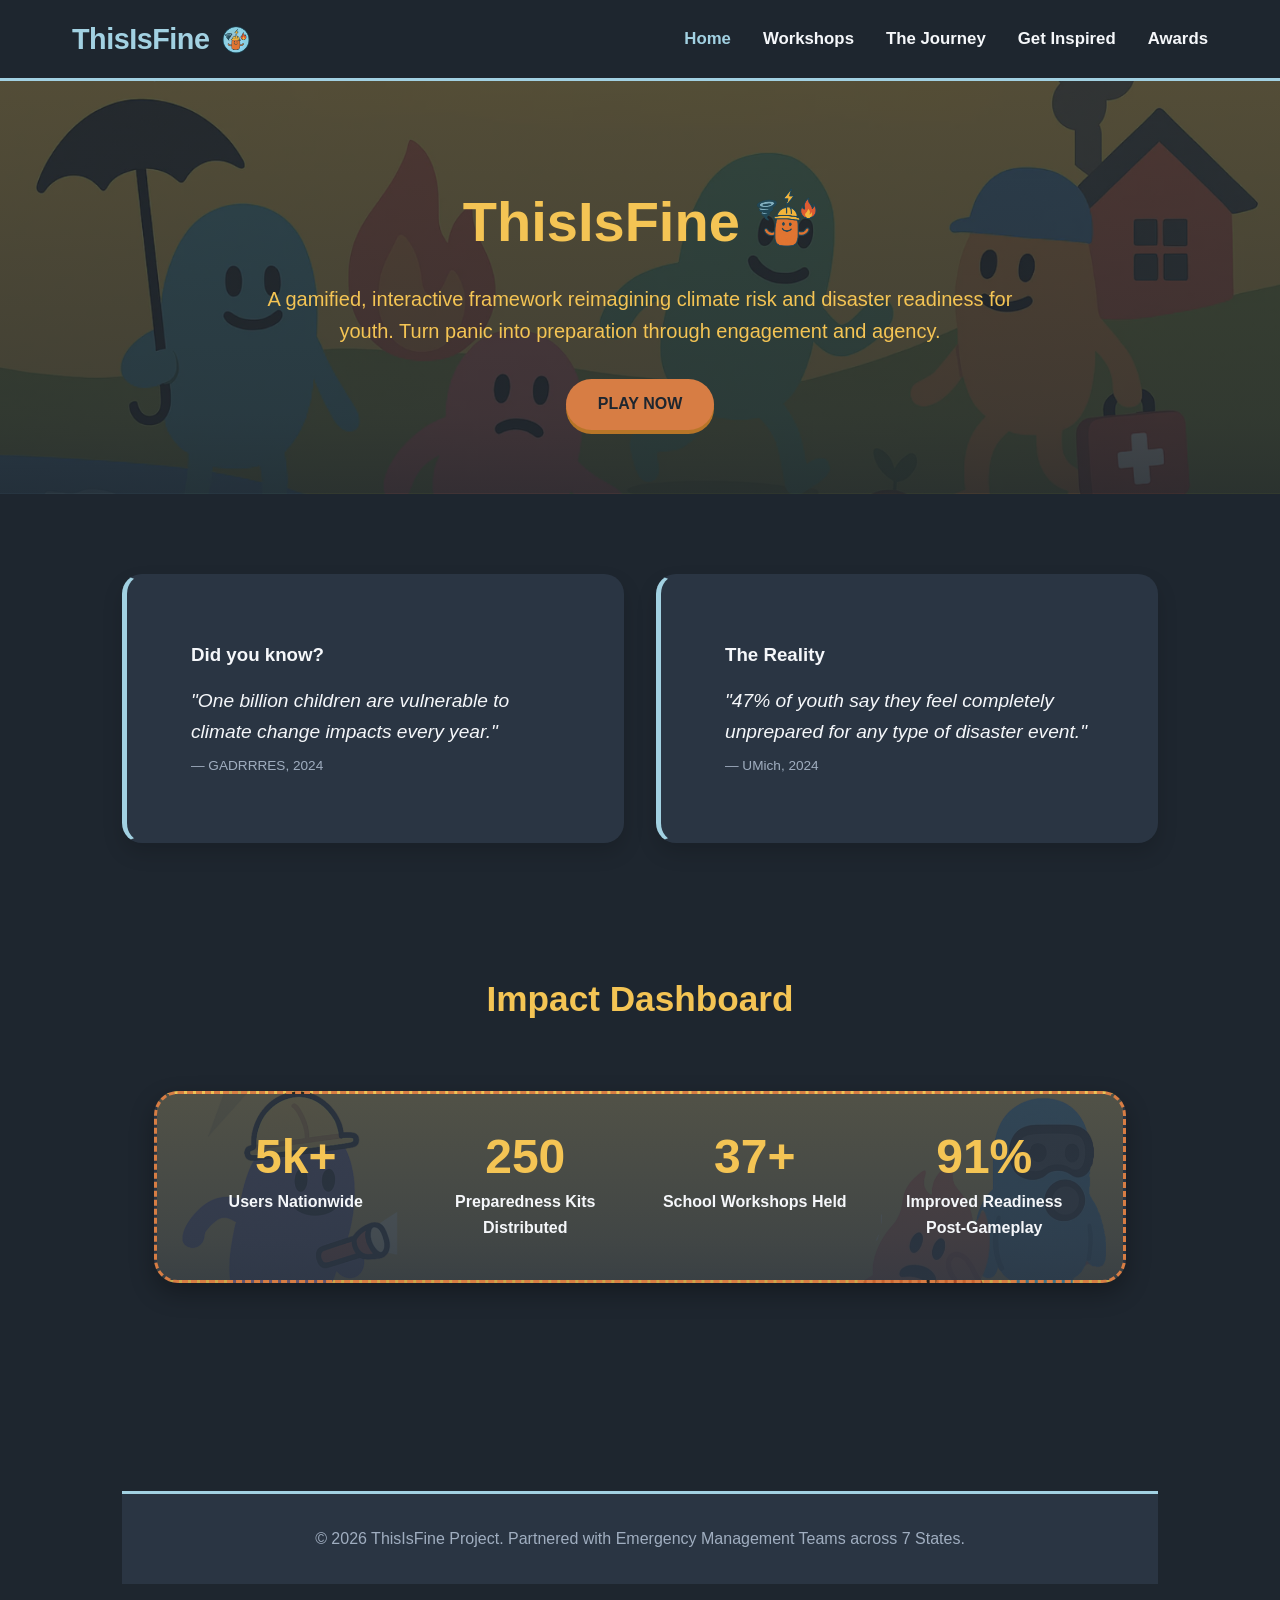
<file: index.html>
<!DOCTYPE html>
<html lang="en">
<head>
    <meta charset="UTF-8">
    <meta name="viewport" content="width=device-width, initial-scale=1.0">
    <title>ThisIsFine | Disaster Preparedness Game</title>
    <link rel="icon" type="image/png" href="thisisfinelogononame.png">
    <link rel="stylesheet" href="style.css">
</head>
<body>

    <header>
        <nav class="nav-container">
            <a href="index.html" class="logo">ThisIsFine <img src="thisisfinelogononame.png" alt="Logo" class="nav-logo"></a>
            <ul class="nav-links">
                <li><a href="index.html" class="active">Home</a></li>
                <li><a href="workshops.html">Workshops</a></li>
                <li><a href="journey.html">The Journey</a></li>
                <li><a href="inspired.html">Get Inspired</a></li>
                <li><a href="awards.html">Awards</a></li>
            </ul>
        </nav>
    </header>

    <main class="hero">
        <h1>ThisIsFine <img src="thisisfinelogonocircle.png" alt="Logo" class="hero-logo"></h1>
        <p>A gamified, interactive framework reimagining climate risk and disaster readiness for youth. Turn panic into preparation through engagement and agency.</p>
        <a href="https://this-is-fine-a64rxa.flutterflow.app/" target="_blank" class="btn">PLAY NOW</a>
    </main>

    <div class="container">
        <section>
            <div class="grid">
                <div class="card" style="border-left: 5px solid var(--accent-blue);">
                    <a href="https://www.unesco.org/en/articles/empowering-next-generation-resilient-future" target="_blank" class="card-link">
                        <h3>Did you know?</h3>
                        <p style="font-size: 1.2rem; margin-top: 1rem; font-style: italic;">"One billion children are vulnerable to climate change impacts every year."</p>
                        <span style="color: var(--text-muted); font-size: 0.85rem; display:block; margin-top: 0.5rem;">— GADRRRES, 2024</span>
                    </a>
                </div>
                
                <div class="card" style="border-left: 5px solid var(--accent-blue);">
                    <a href="https://phys.org/news/2024-05-young-people-voice-disaster-readiness.html" target="_blank" class="card-link">
                        <h3>The Reality</h3>
                        <p style="font-size: 1.2rem; margin-top: 1rem; font-style: italic;">"47% of youth say they feel completely unprepared for any type of disaster event."</p>
                        <span style="color: var(--text-muted); font-size: 0.85rem; display:block; margin-top: 0.5rem;">— UMich, 2024</span>
                    </a>
                </div>
            </div>
        </section>

        <section>
    <div class="dashboard-hero-container">
        <div class="container" style="padding: 4rem 2rem;">
            <h2 class="dashboard-title" style="text-align: center; width: 100%;">Impact Dashboard</h2>
            <div class="stats-banner">
                <div class="stat-item">
                    <span class="stat-num">5k+</span>
                    <span class="stat-label">Users Nationwide</span>
                </div>
                <div class="stat-item">
                    <span class="stat-num">250</span>
                    <span class="stat-label">Preparedness Kits Distributed</span>
                </div>
                <div class="stat-item">
                    <span class="stat-num">37+</span>
                    <span class="stat-label">School Workshops Held</span>
                </div>
                <div class="stat-item">
                    <span class="stat-num">91%</span>
                    <span class="stat-label">Improved Readiness Post-Gameplay</span>
                </div>
            </div>
        </div>
    </div>

    <footer>
        <p>&copy; 2026 ThisIsFine Project. Partnered with Emergency Management Teams across 7 States.</p>
    </footer>

</body>
</html>
</file>
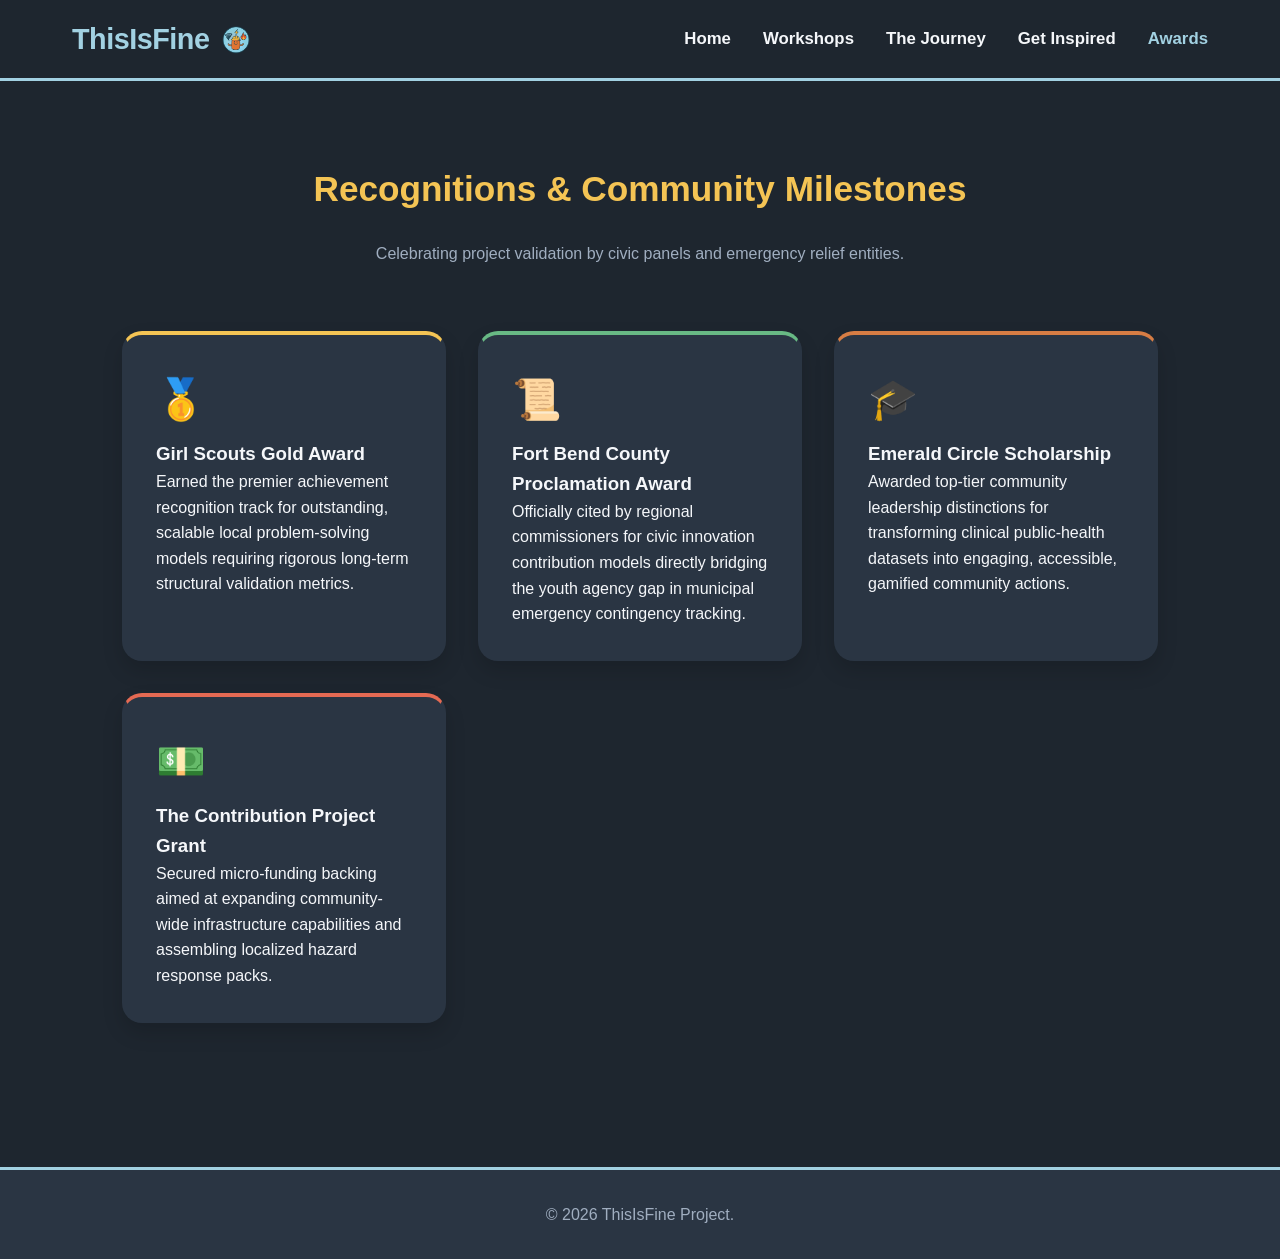
<file: awards.html>
<!DOCTYPE html>
<html lang="en">
<head>
    <meta charset="UTF-8">
    <meta name="viewport" content="width=device-width, initial-scale=1.0">
    <title>Awards & Impact | ThisIsFine</title>
    <link rel="icon" type="image/png" href="thisisfinelogononame.png">
    <link rel="stylesheet" href="style.css">
</head>
<body>

    <header>
        <nav class="nav-container">
            <a href="index.html" class="logo">ThisIsFine <img src="thisisfinelogononame.png" alt="Logo" class="nav-logo"></a>
            <ul class="nav-links">
                <li><a href="index.html">Home</a></li>
                <li><a href="workshops.html">Workshops</a></li>
                <li><a href="journey.html">The Journey</a></li>
                <li><a href="inspired.html">Get Inspired</a></li>
                <li><a href="awards.html" class="active">Awards</a></li>
            </ul>
        </nav>
    </header>

    <div class="container">
        <section style="text-align: center; margin-top: 2rem;">
            <h2>Recognitions & Community Milestones</h2>
            <p style="color: var(--text-muted);">Celebrating project validation by civic panels and emergency relief entities.</p>
        </section>

        <div class="grid">
            <div class="card" style="border-top: 4px solid var(--accent-yellow);">
                <div style="font-size: 2.5rem; margin-bottom: 0.5rem;">🥇</div>
                <h3>Girl Scouts Gold Award</h3>
                <p>Earned the premier achievement recognition track for outstanding, scalable local problem-solving models requiring rigorous long-term structural validation metrics.</p>
            </div>

            <div class="card" style="border-top: 4px solid var(--accent-green);">
                <div style="font-size: 2.5rem; margin-bottom: 0.5rem;">📜</div>
                <h3>Fort Bend County Proclamation Award</h3>
                <p>Officially cited by regional commissioners for civic innovation contribution models directly bridging the youth agency gap in municipal emergency contingency tracking.</p>
            </div>

            <div class="card" style="border-top: 4px solid var(--accent-amber);">
                <div style="font-size: 2.5rem; margin-bottom: 0.5rem;">🎓</div>
                <h3>Emerald Circle Scholarship</h3>
                <p>Awarded top-tier community leadership distinctions for transforming clinical public-health datasets into engaging, accessible, gamified community actions.</p>
            </div>

            <div class="card" style="border-top: 4px solid var(--accent-red);">
                <div style="font-size: 2.5rem; margin-bottom: 0.5rem;">💵</div>
                <h3>The Contribution Project Grant</h3>
                <p>Secured micro-funding backing aimed at expanding community-wide infrastructure capabilities and assembling localized hazard response packs.</p>
            </div>
        </div>
    </div>

    <footer>
        <p>&copy; 2026 ThisIsFine Project.</p>
    </footer>

</body>
</html>
</file>
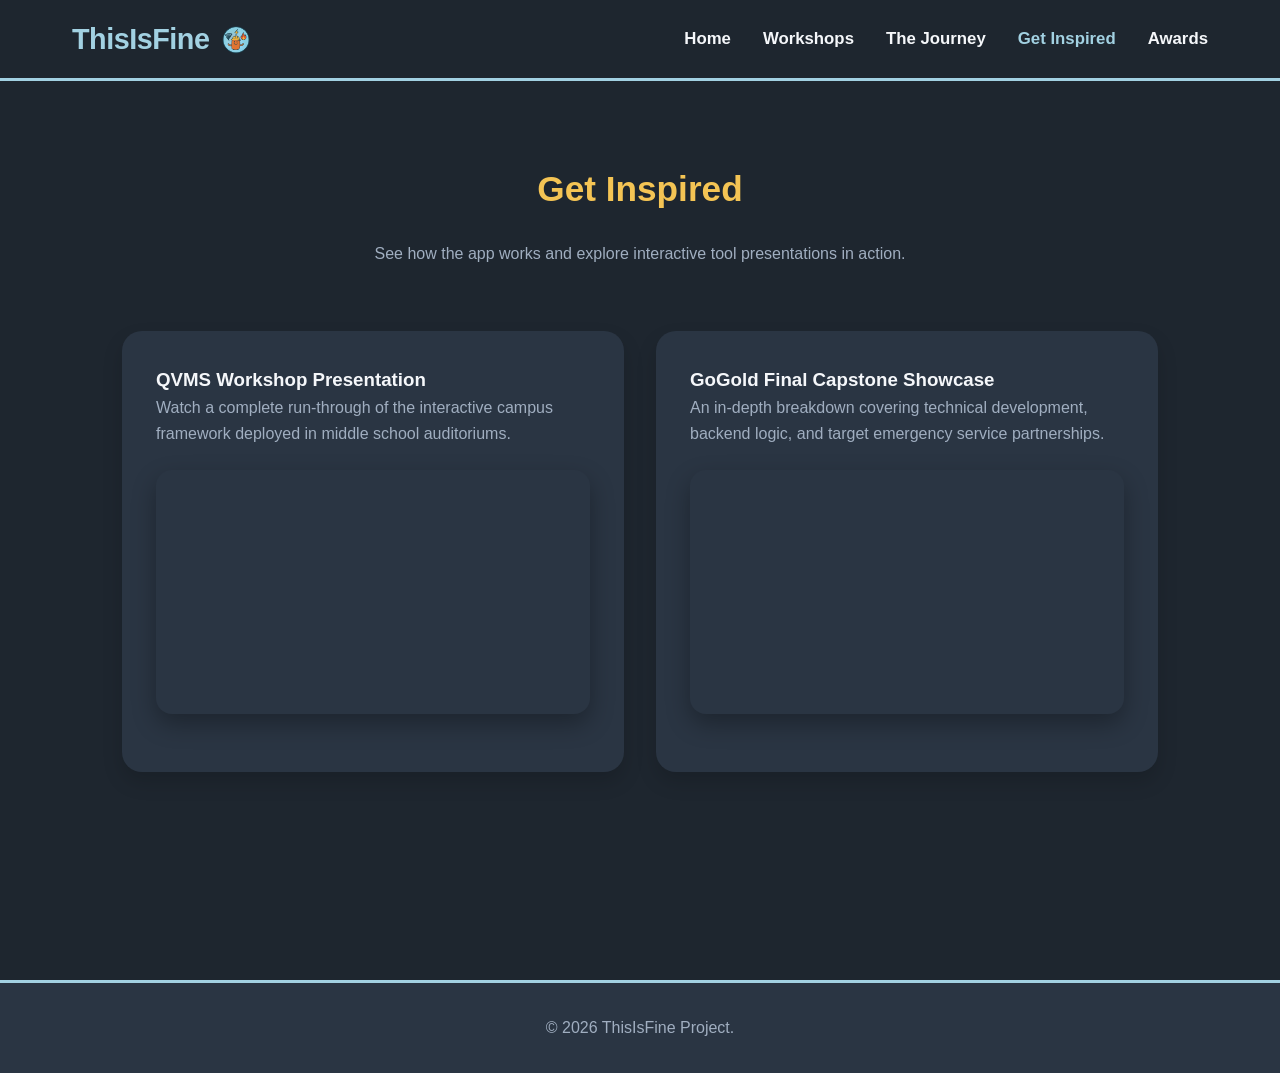
<file: inspired.html>
<!DOCTYPE html>
<html lang="en">
<head>
    <meta charset="UTF-8">
    <meta name="viewport" content="width=device-width, initial-scale=1.0">
    <title>Get Inspired | ThisIsFine</title>
    <link rel="icon" type="image/png" href="thisisfinelogononame.png">
    <link rel="stylesheet" href="style.css">
</head>
<body>

    <header>
        <nav class="nav-container">
            <a href="index.html" class="logo">ThisIsFine <img src="thisisfinelogononame.png" alt="Logo" class="nav-logo"></a>
            <ul class="nav-links">
                <li><a href="index.html">Home</a></li>
                <li><a href="workshops.html">Workshops</a></li>
                <li><a href="journey.html">The Journey</a></li>
                <li><a href="inspired.html" class="active">Get Inspired</a></li>
                <li><a href="awards.html">Awards</a></li>
            </ul>
        </nav>
    </header>

    <div class="container">
        <section style="text-align: center; margin-top: 2rem;">
            <h2>Get Inspired</h2>
            <p style="color: var(--text-muted);">See how the app works and explore interactive tool presentations in action.</p>
        </section>

        <section class="grid">
            <div class="card">
                <h3>QVMS Workshop Presentation</h3>
                <p style="margin-bottom: 1.5rem; color: var(--text-muted);">Watch a complete run-through of the interactive campus framework deployed in middle school auditoriums.</p>
                <div class="video-container">
                    <iframe src="https://youtu.be/P3FUWI9lVaA" allowfullscreen></iframe>
                </div>
            </div>

            <div class="card">
                <h3>GoGold Final Capstone Showcase</h3>
                <p style="margin-bottom: 1.5rem; color: var(--text-muted);">An in-depth breakdown covering technical development, backend logic, and target emergency service partnerships.</p>
                <div class="video-container">
                    <iframe src="hhttps://youtu.be/xGTUFayG4I0" allowfullscreen></iframe>
                </div>
            </div>
        </section>
    </div>

    <footer>
        <p>&copy; 2026 ThisIsFine Project.</p>
    </footer>

</body>
</html>
</file>
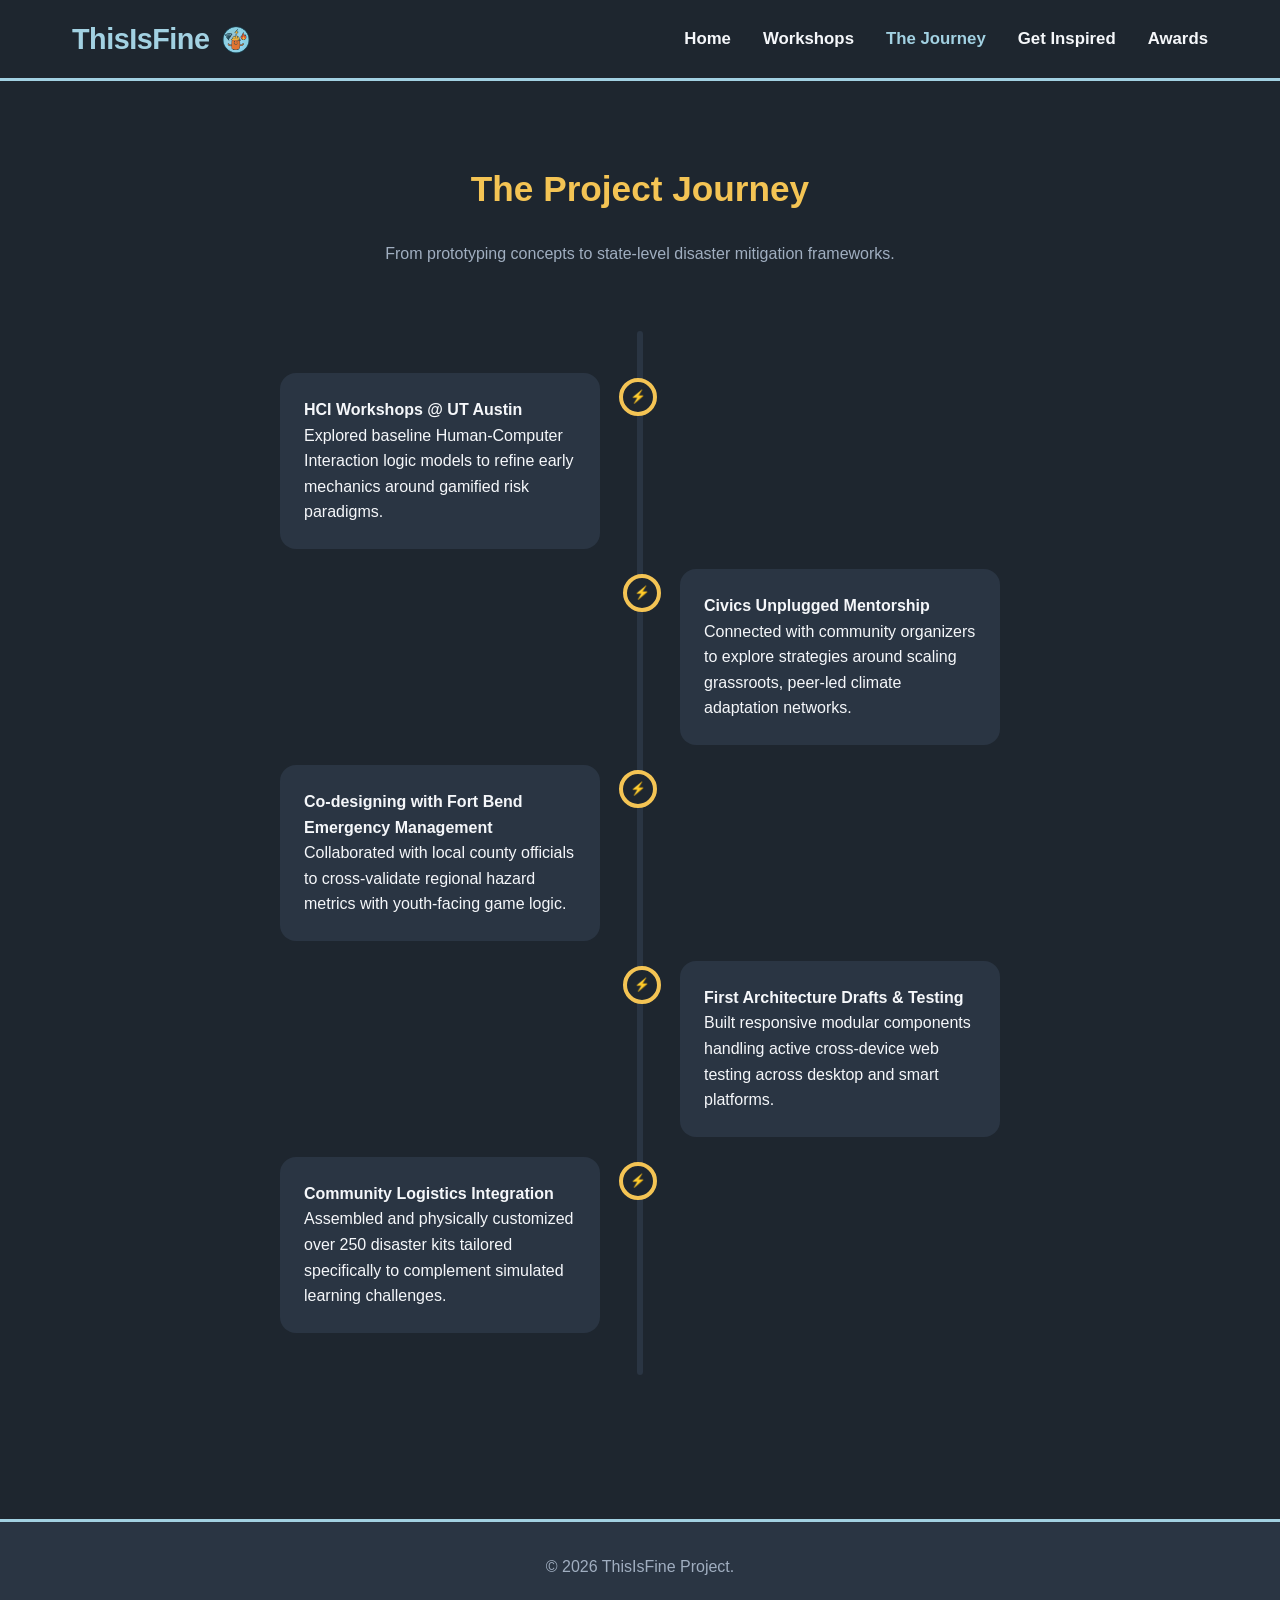
<file: journey.html>
<!DOCTYPE html>
<html lang="en">
<head>
    <meta charset="UTF-8">
    <meta name="viewport" content="width=device-width, initial-scale=1.0">
    <title>Our Journey | ThisIsFine</title>
    <link rel="icon" type="image/png" href="thisisfinelogononame.png">
    <link rel="stylesheet" href="style.css">
</head>
<body>

    <header>
        <nav class="nav-container">
            <a href="index.html" class="logo">ThisIsFine <img src="thisisfinelogononame.png" alt="Logo" class="nav-logo"></a>
            <ul class="nav-links">
                <li><a href="index.html">Home</a></li>
                <li><a href="workshops.html">Workshops</a></li>
                <li><a href="journey.html" class="active">The Journey</a></li>
                <li><a href="inspired.html">Get Inspired</a></li>
                <li><a href="awards.html">Awards</a></li>
            </ul>
        </nav>
    </header>

    <div class="container">
        <section style="text-align: center; margin-top: 2rem;">
            <h2>The Project Journey</h2>
            <p style="color: var(--text-muted);">From prototyping concepts to state-level disaster mitigation frameworks.</p>
        </section>

        <div class="timeline">
            <div class="timeline-item left">
                <div class="timeline-content">
                    <h4>HCI Workshops @ UT Austin</h4>
                    <p>Explored baseline Human-Computer Interaction logic models to refine early mechanics around gamified risk paradigms.</p>
                </div>
            </div>
            <div class="timeline-item right">
                <div class="timeline-content">
                    <h4>Civics Unplugged Mentorship</h4>
                    <p>Connected with community organizers to explore strategies around scaling grassroots, peer-led climate adaptation networks.</p>
                </div>
            </div>
            <div class="timeline-item left">
                <div class="timeline-content">
                    <h4>Co-designing with Fort Bend Emergency Management</h4>
                    <p>Collaborated with local county officials to cross-validate regional hazard metrics with youth-facing game logic.</p>
                </div>
            </div>
            <div class="timeline-item right">
                <div class="timeline-content">
                    <h4>First Architecture Drafts & Testing</h4>
                    <p>Built responsive modular components handling active cross-device web testing across desktop and smart platforms.</p>
                </div>
            </div>
            <div class="timeline-item left">
                <div class="timeline-content">
                    <h4>Community Logistics Integration</h4>
                    <p>Assembled and physically customized over 250 disaster kits tailored specifically to complement simulated learning challenges.</p>
                </div>
            </div>
        </div>
    </div>

    <footer>
        <p>&copy; 2026 ThisIsFine Project.</p>
    </footer>

</body>
</html>
</file>
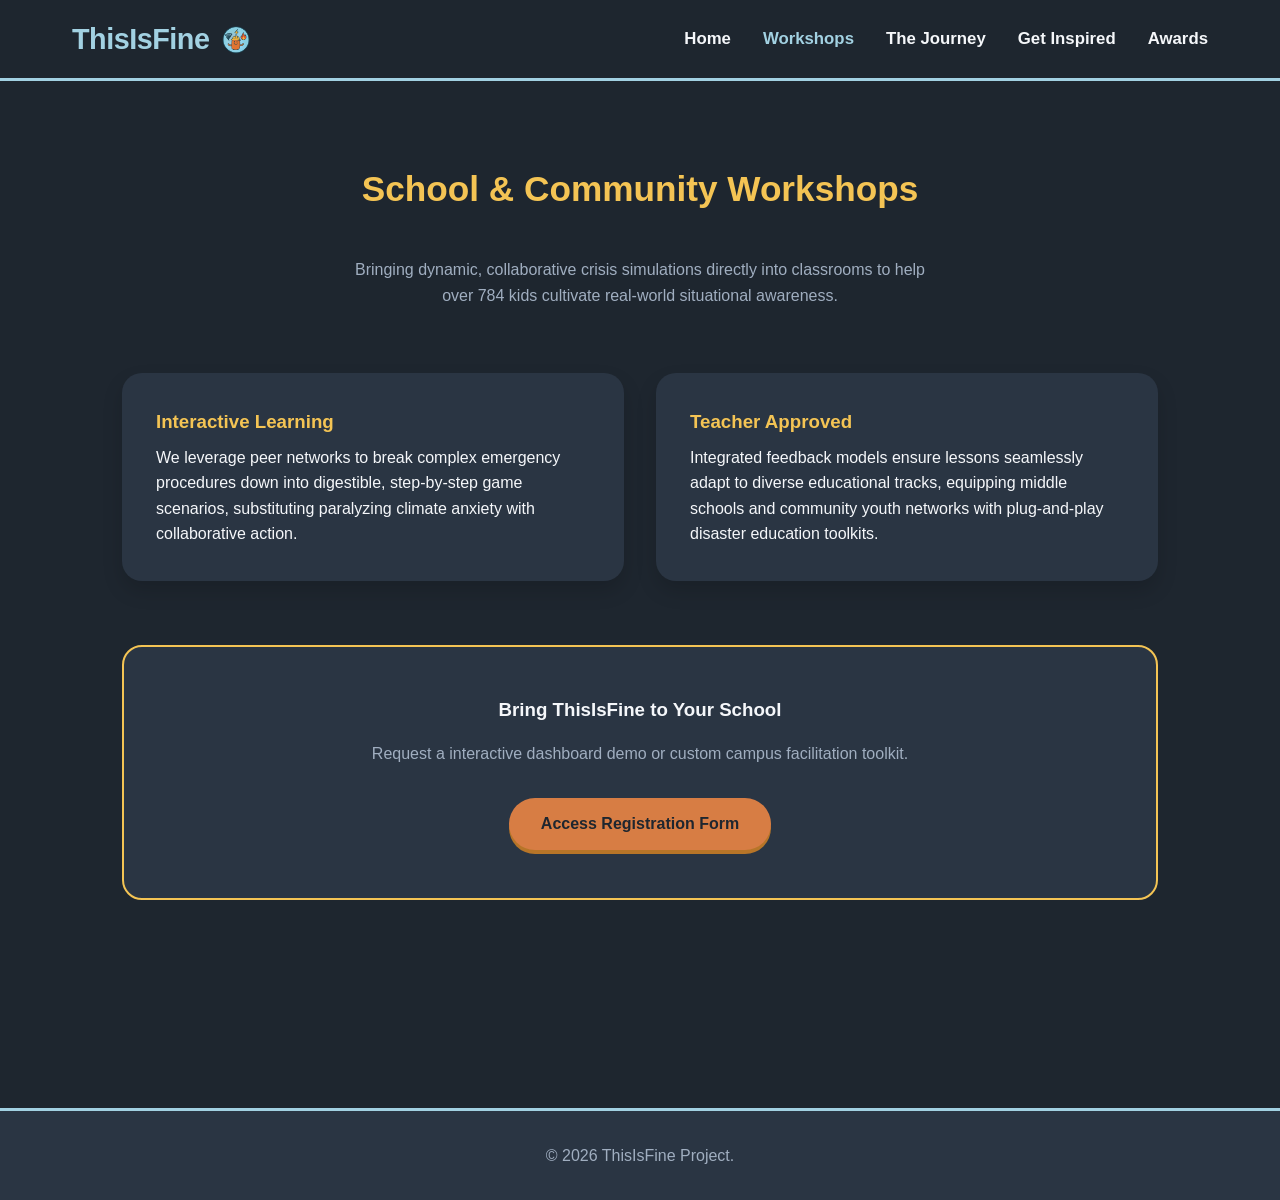
<file: workshops.html>
<!DOCTYPE html>
<html lang="en">
<head>
    <meta charset="UTF-8">
    <meta name="viewport" content="width=device-width, initial-scale=1.0">
    <title>Workshops | ThisIsFine</title>
    <link rel="icon" type="image/png" href="thisisfinelogononame.png">
    <link rel="stylesheet" href="style.css">
</head>
<body>

    <header>
        <nav class="nav-container">
            <a href="index.html" class="logo">ThisIsFine <img src="thisisfinelogononame.png" alt="Logo" class="nav-logo"></a>
            <ul class="nav-links">
                <li><a href="index.html">Home</a></li>
                <li><a href="workshops.html" class="active">Workshops</a></li>
                <li><a href="journey.html">The Journey</a></li>
                <li><a href="inspired.html">Get Inspired</a></li>
                <li><a href="awards.html">Awards</a></li>
            </ul>
        </nav>
    </header>

    <div class="container">
        <section style="text-align: center; margin-top: 2rem;">
            <h2>School & Community Workshops</h2>
            <p style="color: var(--text-muted); max-width: 600px; margin: 1rem auto;">Bringing dynamic, collaborative crisis simulations directly into classrooms to help over 784 kids cultivate real-world situational awareness.</p>
        </section>

        <section class="grid">
            <div class="card">
                <h3 style="color: var(--accent-yellow); margin-bottom: 0.5rem;">Interactive Learning</h3>
                <p>We leverage peer networks to break complex emergency procedures down into digestible, step-by-step game scenarios, substituting paralyzing climate anxiety with collaborative action.</p>
            </div>
            <div class="card">
                <h3 style="color: var(--accent-yellow); margin-bottom: 0.5rem;">Teacher Approved</h3>
                <p>Integrated feedback models ensure lessons seamlessly adapt to diverse educational tracks, equipping middle schools and community youth networks with plug-and-play disaster education toolkits.</p>
            </div>
        </section>

        <section style="text-align: center; background-color: var(--bg-card); padding: 3rem; border-radius: 20px; border: 2px solid var(--accent-yellow);">
            <h3>Bring ThisIsFine to Your School</h3>
            <p style="margin: 1rem 0 2rem 0; color: var(--text-muted);">Request a interactive dashboard demo or custom campus facilitation toolkit.</p>
            <a href="https://forms.gle/YUbzW1ZQCg4c9Kn59" target="_blank" class="btn">Access Registration Form</a>
        </section>
    </div>

    <footer>
        <p>&copy; 2026 ThisIsFine Project.</p>
    </footer>

</body>
</html>
</file>
<file: style.css>
/* --- Core Design System --- */
:root {
    --bg-dark: #1e262f;
    --bg-card: #2a3543;
    --accent-white: #ffffff;
    --accent-black: #14161a;
    --accent-yellow: #f4c454;
    --accent-amber: #d77d44;
    --accent-blue: #a2d1e2;
    --text-light: #f5f7fa;
    --text-muted: #a0aec0;
    --accent-red: #e56a53;
    --accent-green: #68b984;
    --font-main: 'Segoe UI', Roboto, Helvetica, Arial, sans-serif;
}

* {
    box-sizing: border-box;
    margin: 0;
    padding: 0;
}

body {
    background-color: var(--bg-dark);
    color: var(--text-light);
    font-family: var(--font-main);
    line-height: 1.6;
    overflow-x: hidden;
}

/* --- Navigation --- */
header {
    background-color: var(--bg-dark);
    position: sticky;
    top: 0;
    z-index: 1000;
    backdrop-filter: blur(10px);
    border-bottom: 3px solid var(--accent-blue);
}

.nav-container {
    max-width: 1200px;
    margin: 0 auto;
    display: flex;
    justify-content: space-between;
    align-items: center;
    padding: 1rem 2rem;
}

.logo {
    font-size: 1.8rem;
    font-weight: 800;
    color: var(--accent-blue);
    text-decoration: none;
    letter-spacing: -0.5px;
    display: flex;
    align-items: center;
    gap: 0.5rem;
}

.logo span {
    color: var(--accent-red);
}

.nav-links {
    display: flex;
    list-style: none;
    gap: 2rem;
}

.nav-links a {
    color: var(--text-light);
    text-decoration: none;
    font-weight: 600;
    font-size: 1.05rem;
    transition: color 0.2s ease;
    position: relative;
    padding: 0.25rem 0;
}

.nav-links a:hover, .nav-links a.active {
    color: var(--accent-blue);
}

/* --- Hero & Layout Containers --- */
.hero {
    text-align: center;
    padding: 6rem 2rem 4rem 2rem;
    background-image: linear-gradient(rgba(30, 38, 47, 0.75), rgba(30, 38, 47, 0.85)), url('homehero.png');
    background-size: cover;
    background-position: center;
    background-repeat: no-repeat;
}

.hero h1 {
    font-size: 3.5rem;
    font-weight: 900;
    color: var(--accent-yellow);
    margin-bottom: 1rem;
}

/* --- app bio text --- */
.hero p {
    font-size: 1.25rem;
    color: var(--accent-yellow);
    max-width: 750px;
    margin: 0 auto 2rem auto;
}

.container {
    max-width: 1100px;
    margin: 0 auto;
    padding: 3rem 2rem;
}

section {
    margin-bottom: 4rem;
}

h2 {
    font-size: 2.2rem;
    color: var(--accent-yellow);
    margin-bottom: 1.5rem;
    display: inline-block;
    position: relative;
}

/* --- Playful UI Elements & Cards --- */
.btn {
    display: inline-block;
    background-color: var(--accent-amber);
    color: var(--bg-dark);
    padding: 0.8rem 2rem;
    border-radius: 50px;
    font-weight: 700;
    text-decoration: none;
    transition: transform 0.2s, box-shadow 0.2s, background-color 0.2s;
    box-shadow: 0 4px 0px #b77528;
    border: none;
    cursor: pointer;
}

.btn:hover {
    transform: translateY(-2px);
    box-shadow: 0 6px 0px #b77528;
    background-color: var(--accent-yellow);
}

.btn:active {
    transform: translateY(2px);
    box-shadow: 0 2px 0px #b77528;
}

.hero-logo {
    height: 3.8rem; /* This makes it match the exact height of your text */
    width: auto;    /* This keeps the image from stretching distortion-wise */
    vertical-align: middle; /* Aligns it perfectly with the middle of the words */
    margin-left: 1px;   /* Gives it a little breathing room from the text */
    margin-top: -17px
}

.nav-logo {
    height: 30px;           /* Sized small to fit cleanly inside your top navbar */
    width: auto;            /* Prevents the image from stretching out of proportion */
    display: inline-block;
    vertical-align: baseline; 
    margin-left: 4px;       /* Adds space between "ThisIsFine" text and the logo */
    margin-top: 2px;       /* Shuts it slightly upward to sit perfectly straight */
}

.dashboard-title {
    /* 1. INCREASE space between the upper cards and this heading */
    margin-top: -2rem;       /* Default was around 0; 5rem pushes it down beautifully */

    /* 2. REDUCE space between this heading and the dashboard below it */
    margin-bottom: 0.5rem;  /* Keeps the heading snug and close to the dashboard */
}

.grid {
    display: grid;
    grid-template-columns: repeat(auto-fit, minmax(300px, 1fr));
    gap: 2rem;
    margin-top: 2rem;
}

.card {
    background-color: var(--bg-card);
    border-radius: 20px;
    padding: 2rem;
    border: 2px solid transparent;
    transition: transform 0.3s ease, border-color 0.3s ease;
    box-shadow: 0 10px 20px rgba(0,0,0,0.15);
}

.card:hover {
    transform: translateY(-5px);
    border-color: var(--accent-white);
}

/* Makes the entire card wrapper space clickable */
.card-link {
    display: block;
    padding: 2rem;          /* Moves the original card padding here so the entire zone is clickable */
    text-decoration: none;  /* Gets rid of unwanted default link underlines */
    color: inherit;         /* Tells the text inside to inherit your standard light theme colors */
    height: 100%;           /* Ensures the link fills out the full height of the parent grid box */
    border-radius: 20px;    /* Matches the smooth rounded corners of your cards */
}

/* Optional: Gives a slight interactive pointer feedback when hovering anywhere on the card */
.card-link:hover {
    cursor: pointer;
}

/* --- Stat Badges --- */

/* --- Dedicated Impact Dashboard Panel --- */
.dashboard-hero-container {
    width: 100%;
    background-color: var(--bg-dark); /* Keeps the main dark site background flowing behind it */
    margin-top: 2rem; 
    margin-bottom: 2rem;
}

/* Tweaking the dashboard layout inside its new container */
.dashboard-hero-container .dashboard-title {
    margin-top: 0 !important; /* Resets the old top margin since the container handles spacing now */
    margin-bottom: 1rem;
    color: var(--accent-yellow);
}

.dashboard-hero-container .stats-banner {
/* CHOOSE YOUR IMAGE HERE */
    background-image: linear-gradient(rgba(42, 53, 67, 0.8), rgba(42, 53, 67, 0.9)), url('homeimpact.png');
    
    /* Make the image scale perfectly inside the box boundaries */
    background-size: cover;
    background-position: center;
    background-repeat: no-repeat;
    
    /* Keeps your playful layout styles intact */
    border: 3px dashed var(--accent-amber);
    border-radius: 24px;
    padding: 2.5rem;
    display: flex;
    flex-wrap: wrap;
    justify-content: space-around;
    gap: 2rem;
    box-shadow: 0 10px 25px rgba(0,0,0,0.3);
}
.stats-banner {
    display: flex;
    flex-wrap: wrap;
    justify-content: space-around;
    background-color: var(--bg-card);
    border-radius: 24px;
    padding: 2.5rem;
    gap: 2rem;
    border: 3px dashed var(--accent-amber);
    margin: 3rem 0;
}

.stat-item {
    text-align: center;
    flex: 1;
    min-width: 150px;
    margin-top: -1px
}

.stat-num {
    font-size: 3rem;
    font-weight: 900;
    color: var(--accent-yellow);
    display: block;
    line-height: 1;
    margin-bottom: 0.5rem;
}

.stat-label {
    color: var(--text-light);
    font-weight: 600;
}

/* --- Timeline Layout --- */
.timeline {
    position: relative;
    max-width: 800px;
    margin: 0 auto;
    padding: 2rem 0;
}

.timeline::after {
    content: '';
    position: absolute;
    width: 6px;
    background: var(--bg-card);
    top: 0;
    bottom: 0;
    left: 50%;
    margin-left: -3px;
    border-radius: 10px;
}

.timeline-item {
    padding: 10px 40px;
    position: relative;
    background-color: inherit;
    width: 50%;
}

.timeline-item::after {
    content: '⚡';
    position: absolute;
    width: 30px;
    height: 30px;
    right: -17px;
    background-color: var(--bg-dark);
    border: 4px solid var(--accent-yellow);
    top: 15px;
    border-radius: 50%;
    z-index: 1;
    display: flex;
    align-items: center;
    justify-content: center;
    font-size: 0.8rem;
}

.left { left: 0; }
.right { left: 50%; }
.right::after { left: -17px; }

.timeline-content {
    padding: 1.5rem;
    background-color: var(--bg-card);
    position: relative;
    border-radius: 16px;
}

/* --- Video Embed Responsive Container --- */
.video-container {
    position: relative;
    padding-bottom: 56.25%;
    height: 0;
    overflow: hidden;
    border-radius: 16px;
    box-shadow: 0 10px 25px rgba(0,0,0,0.3);
    margin-bottom: 1.5rem;
}

.video-container iframe {
    position: absolute;
    top: 0;
    left: 0;
    width: 100%;
    height: 100%;
    border: none;
}

/* --- Footer --- */
footer {
    background-color: var(--bg-card);
    text-align: center;
    padding: 2rem;
    margin-top: 6rem;
    border-top: 3px solid var(--accent-blue);
    color: var(--text-muted);
}

/* --- Responsiveness --- */
@media (max-width: 768px) {
    .nav-container { flex-direction: column; gap: 1rem; }
    .hero h1 { font-size: 2.5rem; }
    .timeline::after { left: 31px; }
    .timeline-item { width: 100%; padding-left: 70px; padding-right: 25px; }
    .timeline-item.right { left: 0%; }
    .timeline-item::after { left: 15px; right: auto; }
}
</file>
